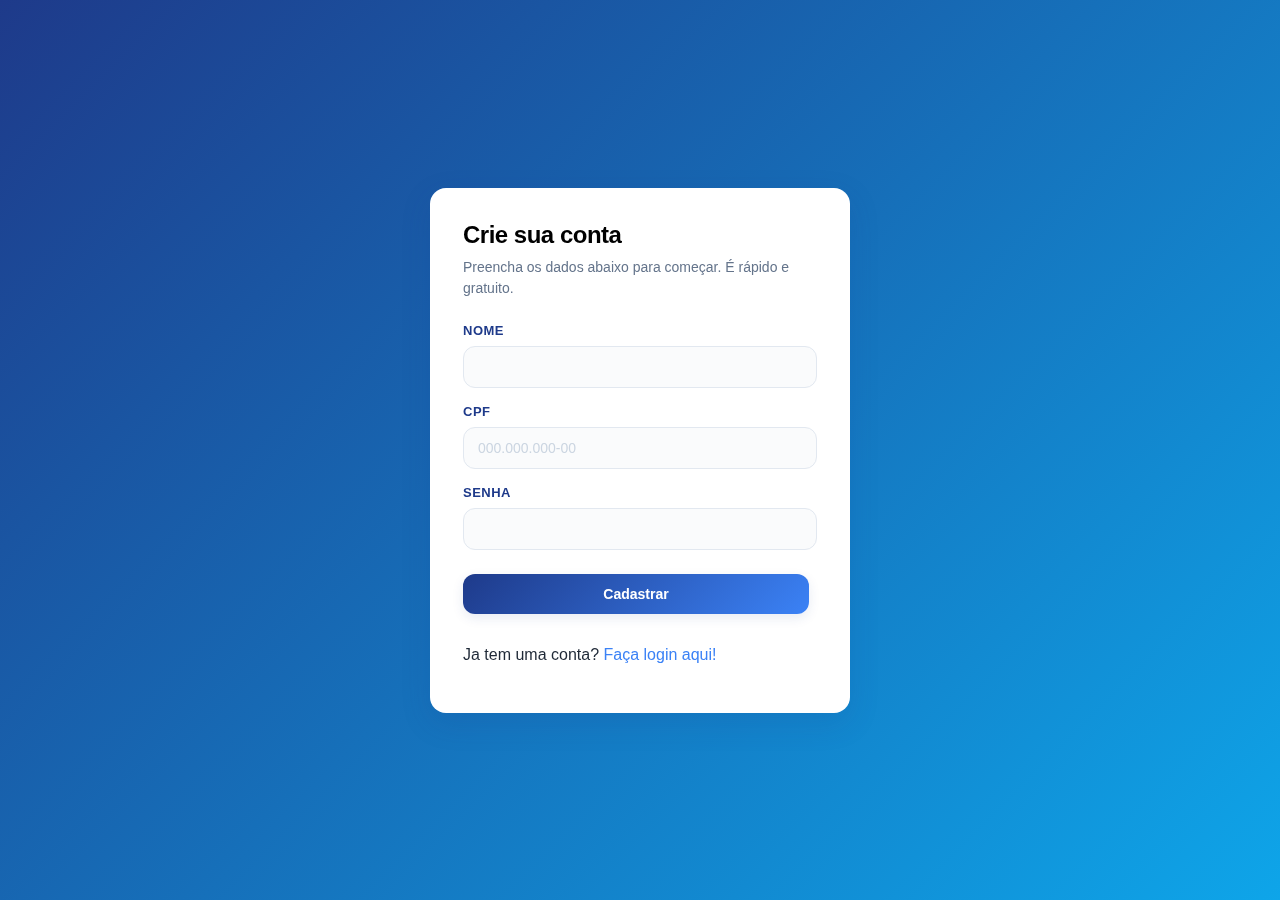
<file: Login/src/main/resources/static/index.html>
<!doctype html>
<html lang="pt-BR">
<head>
    <meta charset="utf-8" />
    <meta name="viewport" content="width=device-width, initial-scale=1" />
    <link rel="stylesheet" href="style.css">
    <title>Tela de Cadastro — Simples</title>
</head>
<body>
<main class="card" role="main">
    <h1>Crie sua conta</h1>
    <p class="lead">Preencha os dados abaixo para começar. É rápido e gratuito.</p>

    <form id="formCadastro" method="POST">
        <div>
            <label for="nome">Nome </label>
            <input id="nome" name="nome" type="text"required />
        </div>

        <div>
            <label for="cpf">CPF</label>
            <input id="cpf" type="text" placeholder="000.000.000-00" maxlength="14" required />
        </div>

        <div>
            <label for="senha">Senha</label>
            <input id="senha" name="senha" type="password" required minlength="6" />
        </div>

        <div class="actions">
            <button type="submit" class="btn" onclick="ObterRequisicao()">Cadastrar</button>
        </div>
        <p>Ja tem uma conta? <a href="login.html">Faça login aqui!</a></p>
    </form>
</main>
<script src="script.js"></script>

</body>
</html>
</file>
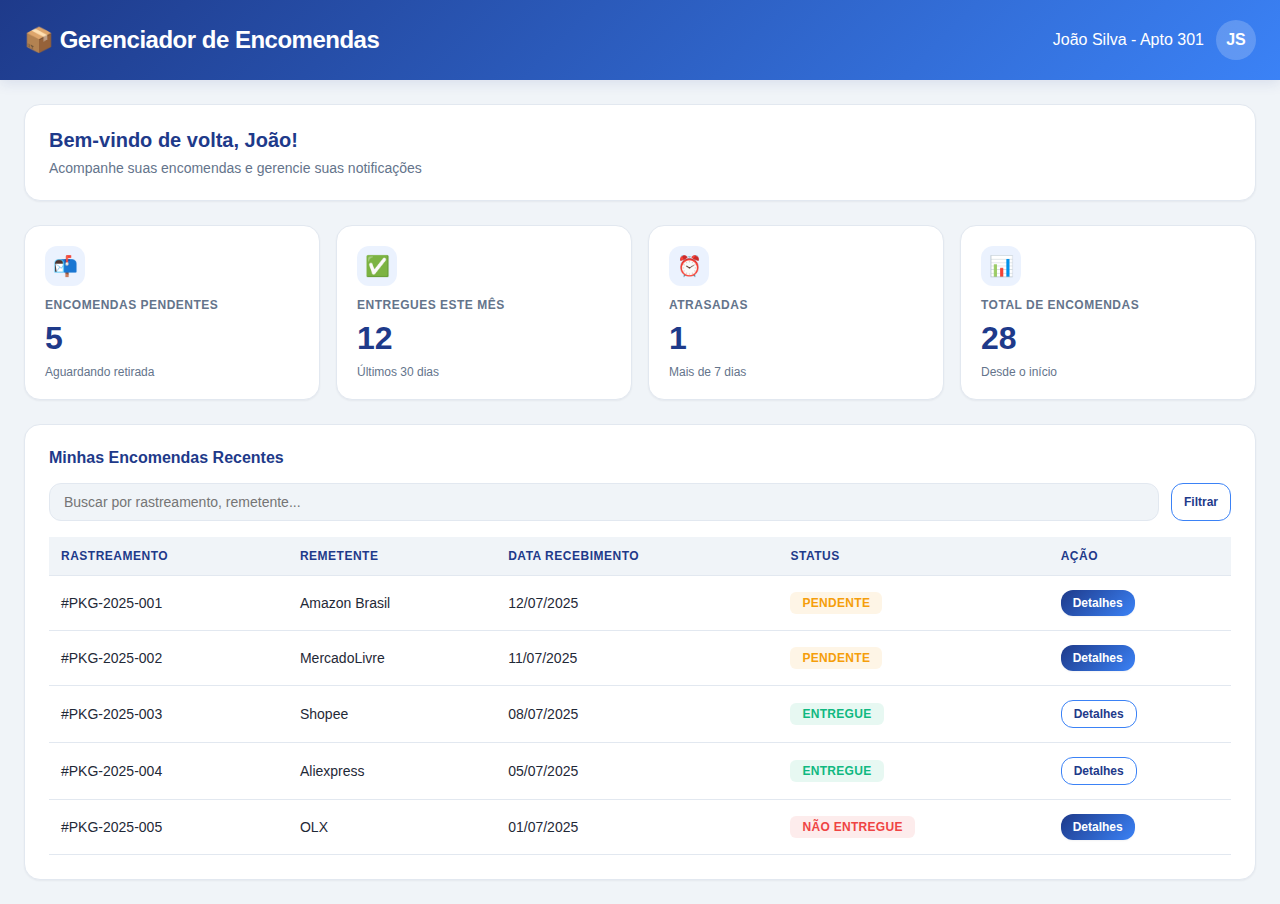
<file: Login/src/main/resources/static/home.html>
<!doctype html>
<html lang="pt-br">
<head>
    <meta charset="UTF-8">
    <meta name="viewport" content="width=device-width, user-scalable=no, initial-scale=1.0, maximum-scale=1.0, minimum-scale=1.0">
    <meta http-equiv="X-UA-Compatible" content="ie=edge">
    <title>Gerenciador de Encomendas - Condomínio</title>
    <link rel="stylesheet" href="home.css">
</head>
<body>
<!-- Header -->
<header>
    <h1>📦 Gerenciador de Encomendas</h1>
    <div class="header-user">
        <span>João Silva - Apto 301</span>
        <div class="user-avatar">JS</div>
    </div>
</header>

<!-- Main Container -->
<div class="container">
    <!-- Welcome Section -->
    <div class="welcome-section">
        <h2>Bem-vindo de volta, João!</h2>
        <p>Acompanhe suas encomendas e gerencie suas notificações</p>
    </div>

    <!-- Dashboard Stats -->
    <div class="dashboard-grid">
        <div class="stat-card">
            <div class="stat-icon">📬</div>
            <div class="stat-label">Encomendas Pendentes</div>
            <p class="stat-value">5</p>
            <div class="stat-info">Aguardando retirada</div>
        </div>

        <div class="stat-card">
            <div class="stat-icon">✅</div>
            <div class="stat-label">Entregues Este Mês</div>
            <p class="stat-value">12</p>
            <div class="stat-info">Últimos 30 dias</div>
        </div>

        <div class="stat-card">
            <div class="stat-icon">⏰</div>
            <div class="stat-label">Atrasadas</div>
            <p class="stat-value">1</p>
            <div class="stat-info">Mais de 7 dias</div>
        </div>

        <div class="stat-card">
            <div class="stat-icon">📊</div>
            <div class="stat-label">Total de Encomendas</div>
            <p class="stat-value">28</p>
            <div class="stat-info">Desde o início</div>
        </div>
    </div>

    <!-- Packages Table -->
    <div class="table-section">
        <h3>Minhas Encomendas Recentes</h3>

        <div class="search-bar">
            <input type="text" placeholder="Buscar por rastreamento, remetente...">
            <button class="btn secondary small">Filtrar</button>
        </div>

        <table>
            <thead>
            <tr>
                <th>Rastreamento</th>
                <th>Remetente</th>
                <th>Data Recebimento</th>
                <th>Status</th>
                <th>Ação</th>
            </tr>
            </thead>
            <tbody>
            <tr>
                <td>#PKG-2025-001</td>
                <td>Amazon Brasil</td>
                <td>12/07/2025</td>
                <td><span class="badge pending">Pendente</span></td>
                <td><button class="btn small">Detalhes</button></td>
            </tr>
            <tr>
                <td>#PKG-2025-002</td>
                <td>MercadoLivre</td>
                <td>11/07/2025</td>
                <td><span class="badge pending">Pendente</span></td>
                <td><button class="btn small">Detalhes</button></td>
            </tr>
            <tr>
                <td>#PKG-2025-003</td>
                <td>Shopee</td>
                <td>08/07/2025</td>
                <td><span class="badge delivered">Entregue</span></td>
                <td><button class="btn secondary small">Detalhes</button></td>
            </tr>
            <tr>
                <td>#PKG-2025-004</td>
                <td>Aliexpress</td>
                <td>05/07/2025</td>
                <td><span class="badge delivered">Entregue</span></td>
                <td><button class="btn secondary small">Detalhes</button></td>
            </tr>
            <tr>
                <td>#PKG-2025-005</td>
                <td>OLX</td>
                <td>01/07/2025</td>
                <td><span class="badge failed">Não Entregue</span></td>
                <td><button class="btn small">Detalhes</button></td>
            </tr>
            </tbody>
        </table>
    </div>
</div>
</body>
</html>
</file>
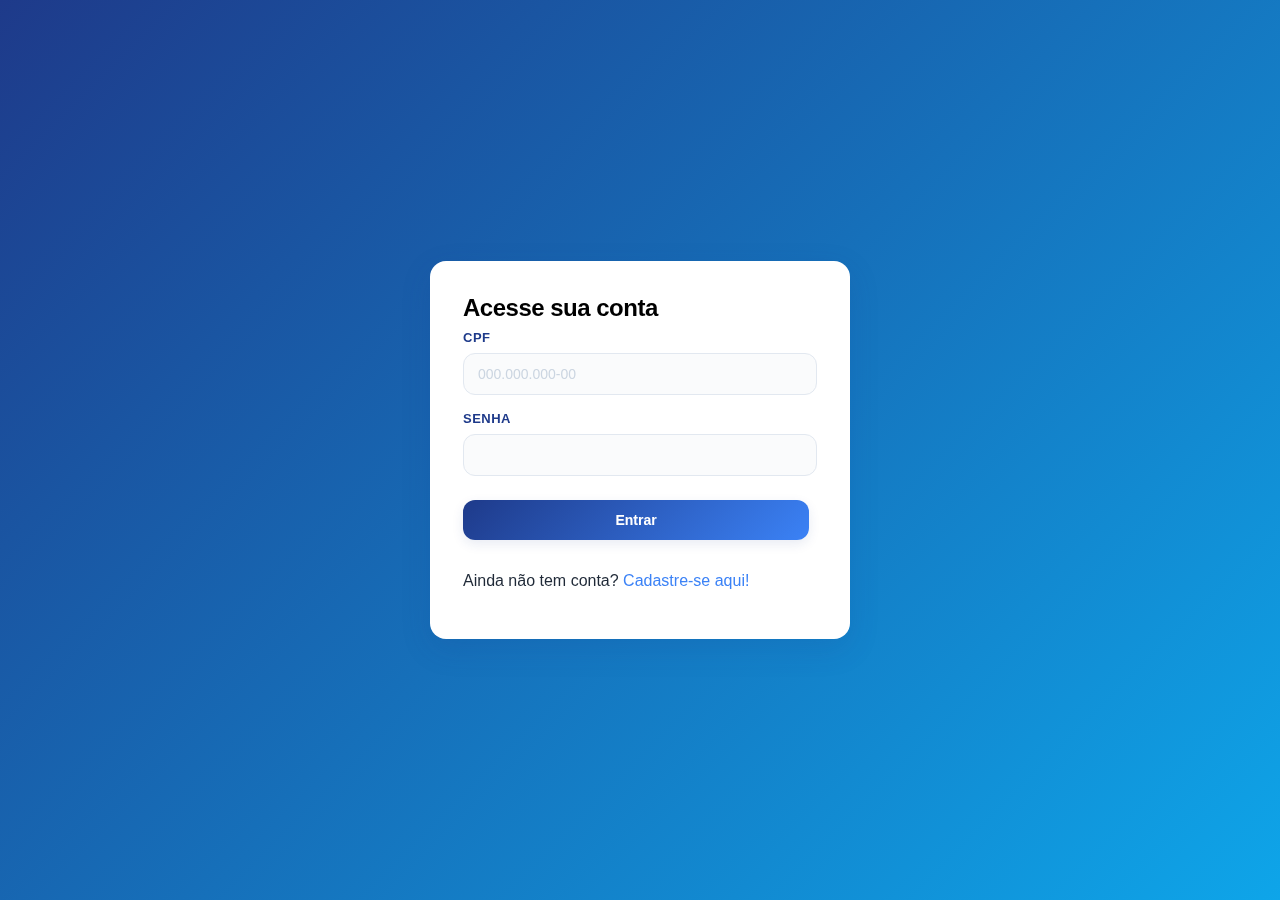
<file: Login/src/main/resources/static/login.html>
<!doctype html>
<html lang="pt-br">
<head>
    <meta charset="UTF-8">
    <meta name="viewport"
          content="width=device-width, user-scalable=no, initial-scale=1.0, maximum-scale=1.0, minimum-scale=1.0">
    <meta http-equiv="X-UA-Compatible" content="ie=edge">
    <link rel="stylesheet" href="style.css">
    <title>Login</title>
</head>
<body>
<main class="card" role="main">
    <h1>Acesse sua conta</h1>
    <form id="formLogin" method="POST">

        <div>
            <label for="cpf">CPF</label>
            <input id="cpf" type="text" placeholder="000.000.000-00" maxlength="14" required />
        </div>

        <div>
            <label for="senha">Senha</label>
            <input id="senha" name="senha" type="password" required minlength="6" />
        </div>

        <div class="actions">
            <button type="submit" class="btn">Entrar</button>
        </div>

        <p>Ainda não tem conta? <a href="index.html">Cadastre-se aqui!</a></p>
    </form>
</main>

<script src="Auth.js"></script>
</body>
</html>
</file>
<file: Login/src/main/resources/static/style.css>
:root {
  /* Navy Blue Palette */
  --bg: #f0f4f8;
  --card: #ffffff;
  --primary: #1e3a8a;
  --primary-light: #3b82f6;
  --primary-dark: #1e40af;
  --accent: #0ea5e9;
  --muted: #64748b;
  --border: #e2e8f0;
  --success: #10b981;
  --danger: #ef4444;
  --warning: #f59e0b;

  --radius-sm: 6px;
  --radius-md: 12px;
  --radius-lg: 16px;

  --shadow-sm: 0 1px 2px rgba(15, 23, 42, 0.05);
  --shadow-md: 0 4px 12px rgba(30, 58, 138, 0.1);
  --shadow-lg: 0 10px 30px rgba(30, 58, 138, 0.15);

  font-family: -apple-system, BlinkMacSystemFont, 'Segoe UI', 'Roboto', 'Oxygen', 'Ubuntu', 'Cantarell', sans-serif;
}

* {
  box-sizing: border-box;
}

html, body {
  height: 100%;
  margin: 0;
}

body {
  background: linear-gradient(135deg, #1e3a8a 0%, #0ea5e9 100%);
  display: flex;
  align-items: center;
  justify-content: center;
  padding: 24px;
  color: #1f2937;
  min-height: 100vh;
}

.card {
  width: 100%;
  max-width: 420px;
  background: var(--card);
  border-radius: var(--radius-lg);
  box-shadow: var(--shadow-lg);
  padding: 32px;
  backdrop-filter: blur(10px);
  border: 1px solid rgba(255, 255, 255, 0.1);
}

h1 {
  margin: 0 0 8px 0;
  font-size: 24px;
  font-weight: 700;
  color: black;
  letter-spacing: -0.5px;
}

p.lead {
  margin: 0 0 24px 0;
  color: var(--muted);
  font-size: 14px;
  line-height: 1.5;
}

form {
  display: grid;
  gap: 16px;
}

.row {
  display: flex;
  gap: 12px;
}

.col {
  flex: 1;
}

label {
  font-size: 13px;
  font-weight: 600;
  color: var(--primary);
  display: block;
  margin-bottom: 8px;
  text-transform: uppercase;
  letter-spacing: 0.5px;
}

input[type="text"],
input[type="email"],
input[type="password"],
input[type="tel"],
input[type="date"],
select {
  width: 100%;
  padding: 12px 14px;
  border: 1.5px solid var(--border);
  border-radius: var(--radius-md);
  font-size: 14px;
  outline: none;
  transition: all 200ms ease;
  background: #fafbfc;
  color: #1f2937;
}

input::placeholder {
  color: #cbd5e1;
}

input:hover {
  border-color: var(--accent);
  background: #f8fafc;
}

input:focus {
  border-color: var(--primary-light);
  background: #ffffff;
  box-shadow: 0 0 0 3px rgba(59, 130, 246, 0.1);
}

select {
  cursor: pointer;
  appearance: none;
  background-image: url("data:image/svg+xml,%3Csvg xmlns='http://www.w3.org/2000/svg' width='16' height='16' viewBox='0 0 24 24' fill='none' stroke='%231e3a8a' stroke-width='2'%3E%3Cpolyline points='6 9 12 15 18 9'%3E%3C/polyline%3E%3C/svg%3E");
  background-repeat: no-repeat;
  background-position: right 12px center;
  padding-right: 36px;
}

.small {
  font-size: 12px;
  color: var(--muted);
  margin-top: 6px;
}

.actions {
  display: flex;
  align-items: center;
  justify-content: space-between;
  margin-top: 8px;
}

.btn {
  border: none;
  background: linear-gradient(135deg, var(--primary) 0%, var(--primary-light) 100%);
  color: white;
  padding: 12px 16px;
  border-radius: var(--radius-md);
  font-weight: 600;
  font-size: 14px;
  cursor: pointer;
  box-shadow: var(--shadow-md);
  transition: all 200ms ease;
  flex: 1;
  margin-right: 8px;
}

.btn:hover {
  transform: translateY(-2px);
  box-shadow: var(--shadow-lg);
  background: linear-gradient(135deg, var(--primary-dark) 0%, var(--primary) 100%);
}

.btn:active {
  transform: translateY(0);
  box-shadow: var(--shadow-sm);
}

.btn.secondary {
  background: transparent;
  color: var(--primary);
  border: 1.5px solid var(--primary-light);
  box-shadow: none;
  margin-right: 0;
}

.btn.secondary:hover {
  background: rgba(59, 130, 246, 0.05);
  border-color: var(--primary);
}

.helper {
  font-size: 12px;
  color: var(--muted);
  margin-top: 8px;
}

.error {
  color: var(--danger);
  font-size: 13px;
  margin-top: 8px;
  font-weight: 500;
}

.success {
  color: var(--success);
  font-size: 13px;
  margin-top: 8px;
  font-weight: 500;
}

.checkbox-row {
  display: flex;
  gap: 10px;
  align-items: center;
  margin-top: 12px;
}

input[type="checkbox"] {
  width: 18px;
  height: 18px;
  cursor: pointer;
  accent-color: var(--primary-light);
  border-radius: var(--radius-sm);
}

input[type="checkbox"]:hover {
  accent-color: var(--primary);
}

footer {
  margin-top: 20px;
  text-align: center;
  font-size: 12px;
  color: var(--muted);
}

a {
  color: var(--primary-light);
  text-decoration: none;
  transition: color 200ms ease;
}

a:hover {
  color: var(--primary);
  text-decoration: underline;
}

@media (max-width: 480px) {
  .card {
    padding: 24px;
  }

  h1 {
    font-size: 20px;
  }

  .row {
    flex-direction: column;
    gap: 16px;
  }

  .btn {
    width: 100%;
    margin-right: 0;
  }
}

@media (prefers-reduced-motion: reduce) {
  * {
    animation-duration: 0.01ms !important;
    animation-iteration-count: 1 !important;
    transition-duration: 0.01ms !important;
  }
}
</file>
<file: Login/src/main/resources/static/home.css>
:root {
            /* Navy Blue Palette */
            --bg: #f0f4f8;
            --card: #ffffff;
            --primary: #1e3a8a;
            --primary-light: #3b82f6;
            --primary-dark: #1e40af;
            --accent: #0ea5e9;
            --muted: #64748b;
            --border: #e2e8f0;
            --success: #10b981;
            --danger: #ef4444;
            --warning: #f59e0b;

            --radius-sm: 6px;
            --radius-md: 12px;
            --radius-lg: 16px;

            --shadow-sm: 0 1px 2px rgba(15, 23, 42, 0.05);
            --shadow-md: 0 4px 12px rgba(30, 58, 138, 0.1);
            --shadow-lg: 0 10px 30px rgba(30, 58, 138, 0.15);

            font-family: -apple-system, BlinkMacSystemFont, 'Segoe UI', 'Roboto', 'Oxygen', 'Ubuntu', 'Cantarell', sans-serif;
        }

        * {
            box-sizing: border-box;
        }

        html, body {
            height: 100%;
            margin: 0;
        }

        body {
            background: var(--bg);
            display: flex;
            flex-direction: column;
            padding: 0;
            color: #1f2937;
            min-height: 100vh;
        }

        /* Header */
        header {
            background: linear-gradient(135deg, var(--primary) 0%, var(--primary-light) 100%);
            color: white;
            padding: 20px 24px;
            box-shadow: var(--shadow-md);
            display: flex;
            align-items: center;
            justify-content: space-between;
        }

        header h1 {
            margin: 0;
            font-size: 24px;
            font-weight: 700;
            letter-spacing: -0.5px;
        }

        .header-user {
            display: flex;
            align-items: center;
            gap: 12px;
        }

        .user-avatar {
            width: 40px;
            height: 40px;
            border-radius: 50%;
            background: rgba(255, 255, 255, 0.2);
            display: flex;
            align-items: center;
            justify-content: center;
            font-weight: 600;
            cursor: pointer;
        }

        /* Main Container */
        .container {
            flex: 1;
            padding: 24px;
            max-width: 1400px;
            margin: 0 auto;
            width: 100%;
        }

        /* Welcome Section */
        .welcome-section {
            background: var(--card);
            border-radius: var(--radius-lg);
            padding: 24px;
            margin-bottom: 24px;
            box-shadow: var(--shadow-sm);
            border: 1px solid var(--border);
        }

        .welcome-section h2 {
            margin: 0 0 8px 0;
            font-size: 20px;
            color: var(--primary);
        }

        .welcome-section p {
            margin: 0;
            color: var(--muted);
            font-size: 14px;
        }

        /* Dashboard Grid */
        .dashboard-grid {
            display: grid;
            grid-template-columns: repeat(auto-fit, minmax(250px, 1fr));
            gap: 16px;
            margin-bottom: 24px;
        }

        .stat-card {
            background: var(--card);
            border-radius: var(--radius-lg);
            padding: 20px;
            box-shadow: var(--shadow-sm);
            border: 1px solid var(--border);
            transition: all 200ms ease;
        }

        .stat-card:hover {
            transform: translateY(-4px);
            box-shadow: var(--shadow-md);
            border-color: var(--accent);
        }

        .stat-label {
            font-size: 12px;
            color: var(--muted);
            text-transform: uppercase;
            letter-spacing: 0.5px;
            margin-bottom: 8px;
            font-weight: 600;
        }

        .stat-value {
            font-size: 32px;
            font-weight: 700;
            color: var(--primary);
            margin: 0;
        }

        .stat-info {
            font-size: 12px;
            color: var(--muted);
            margin-top: 8px;
        }

        .stat-icon {
            display: inline-block;
            width: 40px;
            height: 40px;
            border-radius: var(--radius-md);
            background: rgba(59, 130, 246, 0.1);
            display: flex;
            align-items: center;
            justify-content: center;
            font-size: 20px;
            margin-bottom: 12px;
        }

        /* Packages Table */
        .table-section {
            background: var(--card);
            border-radius: var(--radius-lg);
            padding: 24px;
            box-shadow: var(--shadow-sm);
            border: 1px solid var(--border);
            overflow-x: auto;
        }

        .table-section h3 {
            margin: 0 0 16px 0;
            font-size: 16px;
            color: var(--primary);
        }

        table {
            width: 100%;
            border-collapse: collapse;
        }

        th {
            background: var(--bg);
            padding: 12px;
            text-align: left;
            font-size: 12px;
            font-weight: 600;
            color: var(--primary);
            text-transform: uppercase;
            letter-spacing: 0.5px;
            border-bottom: 1.5px solid var(--border);
        }

        td {
            padding: 14px 12px;
            border-bottom: 1px solid var(--border);
            font-size: 14px;
        }

        tr:hover {
            background: var(--bg);
        }

        .badge {
            display: inline-block;
            padding: 4px 12px;
            border-radius: var(--radius-sm);
            font-size: 12px;
            font-weight: 600;
            text-transform: uppercase;
            letter-spacing: 0.3px;
        }

        .badge.pending {
            background: rgba(245, 158, 11, 0.1);
            color: var(--warning);
        }

        .badge.delivered {
            background: rgba(16, 185, 129, 0.1);
            color: var(--success);
        }

        .badge.failed {
            background: rgba(239, 68, 68, 0.1);
            color: var(--danger);
        }

        /* Action Buttons */
        .btn {
            border: none;
            background: linear-gradient(135deg, var(--primary) 0%, var(--primary-light) 100%);
            color: white;
            padding: 10px 16px;
            border-radius: var(--radius-md);
            font-weight: 600;
            font-size: 13px;
            cursor: pointer;
            box-shadow: var(--shadow-sm);
            transition: all 200ms ease;
            display: inline-block;
        }

        .btn:hover {
            transform: translateY(-2px);
            box-shadow: var(--shadow-md);
            background: linear-gradient(135deg, var(--primary-dark) 0%, var(--primary) 100%);
        }

        .btn.small {
            padding: 6px 12px;
            font-size: 12px;
        }

        .btn.secondary {
            background: transparent;
            color: var(--primary);
            border: 1.5px solid var(--primary-light);
            box-shadow: none;
        }

        .btn.secondary:hover {
            background: rgba(59, 130, 246, 0.05);
            border-color: var(--primary);
        }

        /* Search Bar */
        .search-bar {
            display: flex;
            gap: 12px;
            margin-bottom: 16px;
        }

        .search-bar input {
            flex: 1;
            padding: 10px 14px;
            border: 1.5px solid var(--border);
            border-radius: var(--radius-md);
            font-size: 14px;
            outline: none;
            transition: all 200ms ease;
            background: var(--bg);
        }

        .search-bar input:focus {
            border-color: var(--primary-light);
            background: white;
            box-shadow: 0 0 0 3px rgba(59, 130, 246, 0.1);
        }

        /* Responsive */
        @media (max-width: 768px) {
            header {
                flex-direction: column;
                gap: 12px;
                text-align: center;
            }

            .container {
                padding: 16px;
            }

            .dashboard-grid {
                grid-template-columns: 1fr;
            }

            table {
                font-size: 12px;
            }

            td, th {
                padding: 8px;
            }

            .search-bar {
                flex-direction: column;
            }
        }

        @media (prefers-reduced-motion: reduce) {
            * {
                animation-duration: 0.01ms !important;
                animation-iteration-count: 1 !important;
                transition-duration: 0.01ms !important;
            }
        }
</file>
